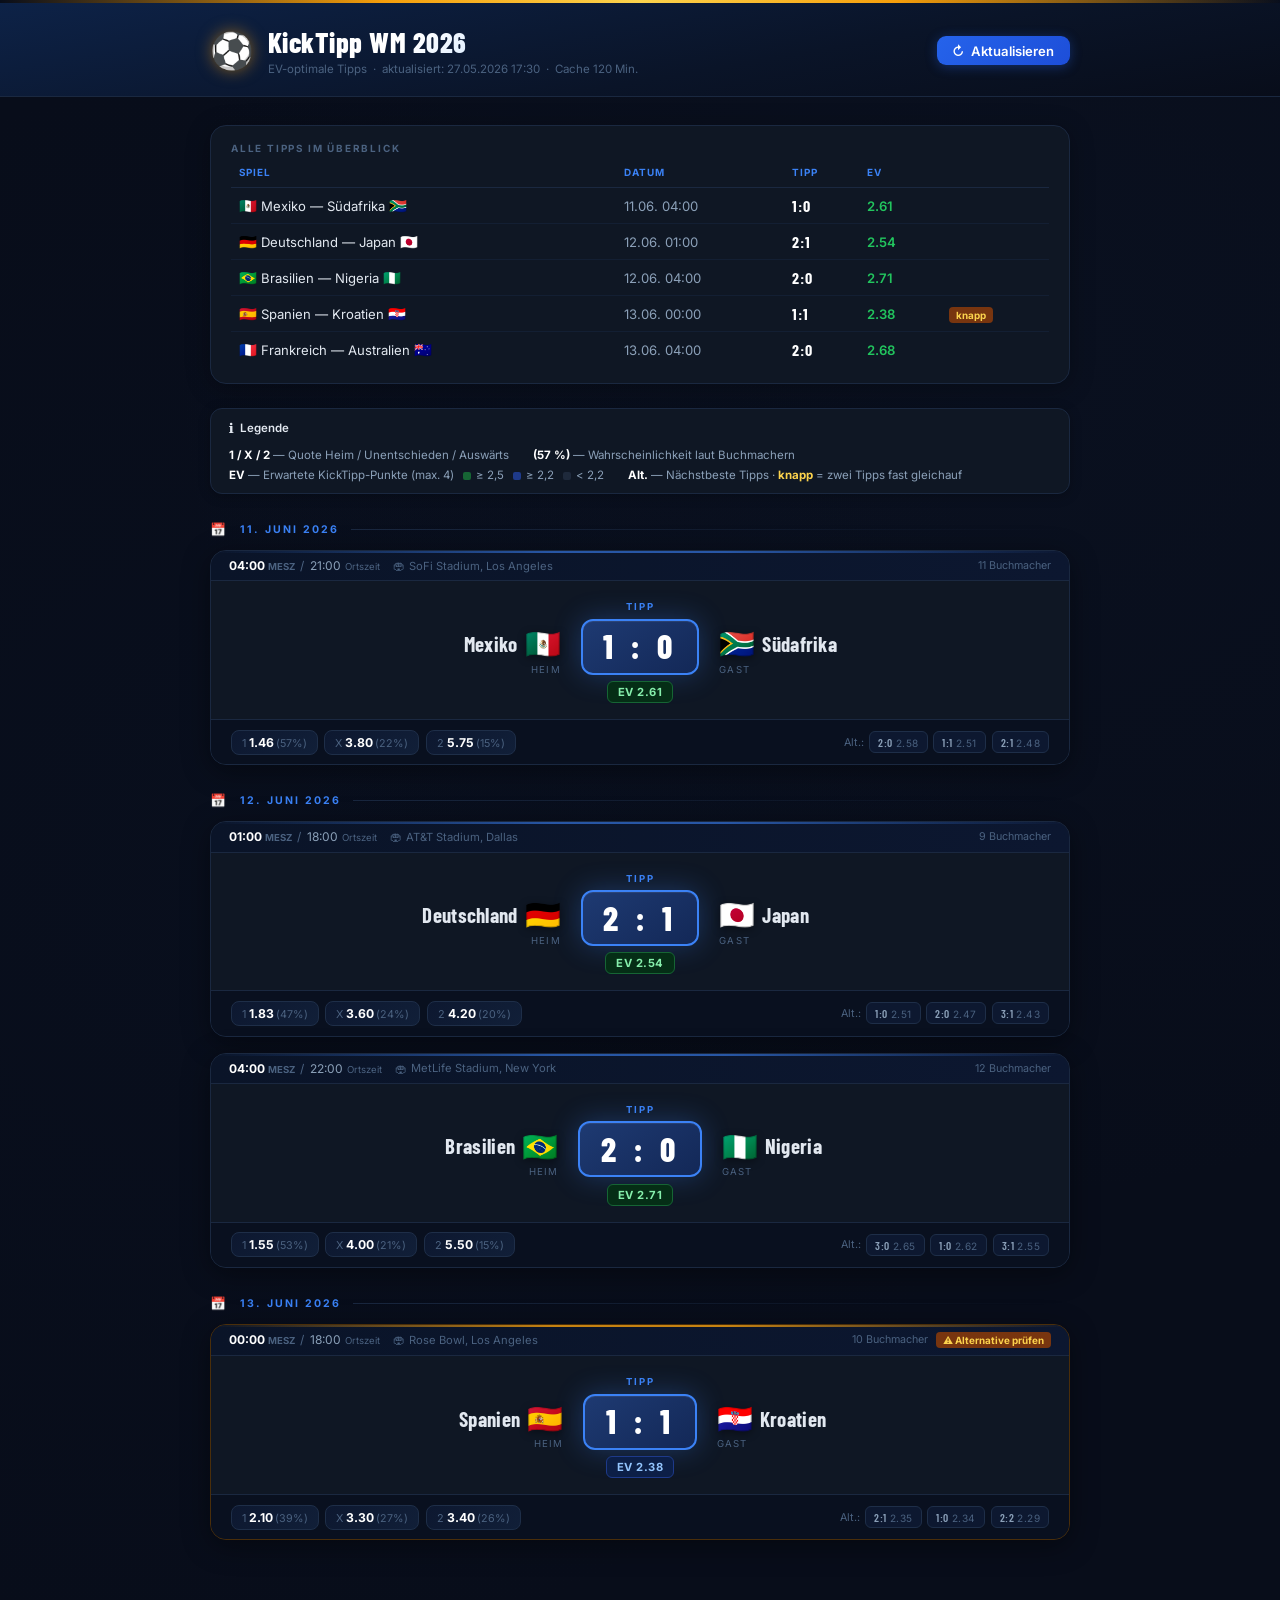
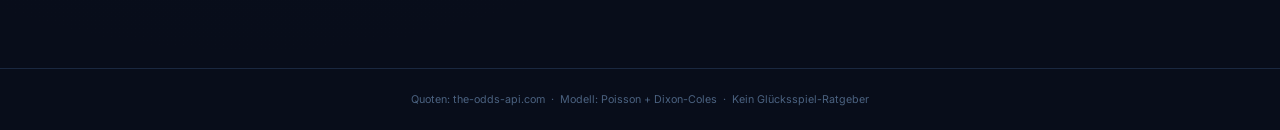
<file: preview_demo.html>
<!DOCTYPE html>
<html lang="de">
<head>
  <meta charset="UTF-8">
  <meta name="viewport" content="width=device-width, initial-scale=1">
  <title>KickTipp WM 2026 — Vorschau</title>
  <link rel="preconnect" href="https://fonts.googleapis.com">
  <link rel="preconnect" href="https://fonts.gstatic.com" crossorigin>
  <link href="https://fonts.googleapis.com/css2?family=Barlow+Condensed:wght@400;600;700;800&family=Inter:wght@400;500;600&display=swap" rel="stylesheet">
  <style>
    :root {
      --bg:       #080d1a;
      --bg-card:  #0f1724;
      --bg-inner: #090e1c;
      --border:   #1a2840;
      --blue:     #3b82f6;
      --blue-dim: #172554;
      --gold:     #f59e0b;
      --green:    #22c55e;
      --text:     #e2e8f0;
      --muted:    #4b6280;
      --muted2:   #8ba0b8;
      --ff-d: 'Barlow Condensed', sans-serif;
      --ff-b: 'Inter', system-ui, sans-serif;
    }
    *, *::before, *::after { box-sizing: border-box; margin: 0; padding: 0; }

    body {
      background: var(--bg);
      color: var(--text);
      font-family: var(--ff-b);
      /* Subtiles Hintergrundraster */
      background-image: radial-gradient(circle at 20% 50%, #0e1e3a18 0%, transparent 60%),
                        radial-gradient(circle at 80% 20%, #1a2e5218 0%, transparent 50%);
    }

    /* Goldene WM-Akzentlinie ganz oben */
    body::before {
      content: '';
      display: block;
      height: 3px;
      background: linear-gradient(90deg, transparent 0%, var(--gold) 30%, #fcd34d 50%, var(--gold) 70%, transparent 100%);
    }

    /* ── HEADER ──────────────────────────────── */
    .header {
      background: linear-gradient(170deg, #0d2247 0%, #0a1428 60%, var(--bg) 100%);
      border-bottom: 1px solid var(--border);
      padding: 1.4rem 0 1.2rem;
    }
    .header-inner {
      max-width: 900px; margin: 0 auto; padding: 0 1.25rem;
      display: flex; align-items: center; justify-content: space-between; gap: 1rem; flex-wrap: wrap;
    }
    .header-logo { display: flex; align-items: center; gap: .85rem; }
    .header-ball { font-size: 2.2rem; filter: drop-shadow(0 0 8px #f59e0b80); }
    .header-title {
      font-family: var(--ff-d); font-weight: 800; font-size: 1.75rem; letter-spacing: .5px;
      background: linear-gradient(135deg, #fff 40%, #93c5fd 100%);
      -webkit-background-clip: text; -webkit-text-fill-color: transparent; background-clip: text;
    }
    .header-sub { font-size: .72rem; color: var(--muted); margin-top: 3px; }
    .btn-refresh {
      background: linear-gradient(135deg, #2563eb 0%, #1d4ed8 100%);
      color: #fff; border-radius: 9px; padding: .5em 1.2em;
      font-size: .82rem; font-weight: 600; text-decoration: none;
      box-shadow: 0 2px 12px rgba(37, 99, 235, 0.35);
      transition: box-shadow .2s, transform .15s;
    }
    .btn-refresh:hover { box-shadow: 0 4px 20px rgba(37,99,235,.5); transform: translateY(-1px); color: #fff; }

    /* ── LAYOUT ──────────────────────────────── */
    .main { max-width: 900px; margin: 0 auto; padding: 1.75rem 1.25rem 5rem; }

    /* ── SUMMARY ─────────────────────────────── */
    .summary {
      background: var(--bg-card);
      border: 1px solid var(--border);
      border-radius: 16px;
      padding: 1rem 1.25rem;
      margin-bottom: 1.5rem;
      box-shadow: 0 4px 24px rgba(0,0,0,.3);
    }
    .summary-label { font-size: .62rem; font-weight: 700; color: var(--muted); text-transform: uppercase; letter-spacing: 1.8px; margin-bottom: .8rem; }
    .summary table { width: 100%; border-collapse: collapse; font-size: .82rem; }
    .summary th { font-size: .62rem; font-weight: 700; text-transform: uppercase; letter-spacing: 1px; color: var(--blue); padding: 0 .5rem .55rem; text-align: left; border-bottom: 1px solid var(--border); }
    .summary td { padding: .5rem .5rem; border-bottom: 1px solid #131f33; vertical-align: middle; }
    .summary tbody tr:hover td { background: rgba(59,130,246,.04); }
    .summary tr:last-child td { border-bottom: none; }
    .s-flag { font-size: .9rem; margin-right: 4px; }
    .s-tip { font-family: var(--ff-d); font-weight: 700; font-size: 1rem; letter-spacing: 1px; color: #fff; }
    .s-ev { color: var(--green); font-weight: 600; }
    .s-date { color: var(--muted2); white-space: nowrap; }
    .close-badge { background: #78350f; color: #fcd34d; font-size: .62rem; font-weight: 700; border-radius: 4px; padding: 2px 7px; }

    /* ── LEGENDE ─────────────────────────────── */
    .legend {
      background: var(--bg-card);
      border: 1px solid var(--border);
      border-radius: 12px;
      padding: .7rem 1.1rem;
      margin-bottom: 1.75rem;
      box-shadow: 0 2px 12px rgba(0,0,0,.25);
    }
    .legend summary {
      font-size: .72rem; font-weight: 600; color: var(--muted2);
      cursor: pointer; list-style: none; display: flex; align-items: center; gap: .4rem;
    }
    .legend summary::-webkit-details-marker { display: none; }
    .legend summary::before { content: 'ℹ️'; font-size: .85rem; }
    .legend[open] summary { color: var(--text); margin-bottom: .7rem; }
    .legend-row {
      display: flex; flex-wrap: wrap; gap: .4rem 1.5rem;
    }
    .legend-item { font-size: .72rem; color: var(--muted2); white-space: nowrap; }
    .legend-item strong { color: #fff; }
    .ev-dot { display: inline-block; width: 8px; height: 8px; border-radius: 2px; margin-right: 2px; vertical-align: middle; }

    /* ── DATE HEADER ─────────────────────────── */
    .date-header {
      font-size: .66rem; font-weight: 700; color: var(--blue); text-transform: uppercase;
      letter-spacing: 2px; margin: 1.75rem 0 .8rem;
      display: flex; align-items: center; gap: .75rem;
    }
    .date-header::before { content: '📅'; font-size: .8rem; }
    .date-header::after { content: ''; flex: 1; height: 1px; background: linear-gradient(90deg, var(--border) 0%, transparent 100%); }

    /* ── MATCH CARD ──────────────────────────── */
    .match-card {
      background: var(--bg-card);
      border: 1px solid var(--border);
      border-radius: 16px;
      margin-bottom: 1rem;
      overflow: hidden;
      box-shadow: 0 6px 28px rgba(0,0,0,.4);
      transition: box-shadow .25s, transform .2s, border-color .2s;
      position: relative;
    }
    .match-card::before {
      content: '';
      position: absolute; top: 0; left: 0; right: 0; height: 2px;
      background: linear-gradient(90deg, transparent 0%, var(--blue) 40%, var(--blue) 60%, transparent 100%);
      opacity: .6;
    }
    .match-card:hover { box-shadow: 0 10px 40px rgba(0,0,0,.5); transform: translateY(-2px); border-color: #2a3f60; }
    .match-card.close-call::before { background: linear-gradient(90deg, transparent 0%, var(--gold) 40%, var(--gold) 60%, transparent 100%); opacity: .8; }
    .match-card.close-call { border-color: #4a2e0a; }

    /* ── TOPBAR ──────────────────────────────── */
    .card-topbar {
      background: linear-gradient(90deg, #0a1428 0%, #0c1730 100%);
      border-bottom: 1px solid var(--border);
      padding: .45rem 1.1rem;
      display: flex; align-items: center; justify-content: space-between; gap: .75rem; flex-wrap: wrap;
    }
    .topbar-left { display: flex; align-items: center; gap: .8rem; }
    .card-time { font-size: .75rem; color: var(--muted2); display: flex; align-items: center; gap: .35rem; flex-wrap: wrap; }
    .time-de { color: #fff; font-weight: 700; }
    .time-sep { color: var(--muted); }
    .time-local { color: var(--muted2); }
    .time-label { font-size: .6rem; color: var(--muted); margin-left: 1px; }
    .card-stadium { font-size: .7rem; color: var(--muted); display: flex; align-items: center; gap: .25rem; }
    .card-stadium::before { content: '🏟'; font-size: .75rem; }
    .topbar-right { display: flex; align-items: center; gap: .5rem; }
    .bm-count { font-size: .67rem; color: var(--muted); }

    /* ── SCOREBOARD ──────────────────────────── */
    .scoreboard {
      display: grid; grid-template-columns: 1fr auto 1fr;
      align-items: center; gap: 1.25rem;
      padding: 1.25rem 1.25rem 1rem;
    }
    .team { display: flex; flex-direction: column; gap: .3rem; }
    .team.home { align-items: flex-end; text-align: right; }
    .team.away { align-items: flex-start; text-align: left; }
    .team-nameline { display: flex; align-items: center; gap: .45rem; }
    .team.home .team-nameline { flex-direction: row-reverse; }
    .team-flag { font-size: 1.8rem; line-height: 1; filter: drop-shadow(0 2px 4px rgba(0,0,0,.4)); }
    .team-name { font-family: var(--ff-d); font-weight: 700; font-size: 1.3rem; letter-spacing: .3px; line-height: 1.1; }
    .team-role { font-size: .6rem; color: var(--muted); text-transform: uppercase; letter-spacing: 1.2px; }

    /* ── TIP CENTER ──────────────────────────── */
    .tip-center { display: flex; flex-direction: column; align-items: center; gap: .4rem; }
    .tip-label { font-size: .6rem; font-weight: 700; letter-spacing: 2px; text-transform: uppercase; color: var(--blue); }
    .tip-score {
      font-family: var(--ff-d); font-weight: 800; font-size: 2.1rem;
      letter-spacing: 5px; color: #fff;
      background: linear-gradient(145deg, #1e3a72 0%, #132857 100%);
      border: 2px solid #3b82f6;
      border-radius: 12px; padding: .2em .6em; line-height: 1.15;
      box-shadow: 0 0 28px rgba(59,130,246,.3), inset 0 1px 0 rgba(255,255,255,.07);
    }
    .ev-badge { font-size: .7rem; font-weight: 700; border-radius: 6px; padding: 3px 10px; letter-spacing: .5px; }
    .ev-high { background: #052e16; color: #86efac; border: 1px solid #166534; }
    .ev-mid  { background: #0c1f47; color: #93c5fd; border: 1px solid #1e3a8a; }
    .ev-low  { background: #141414; color: #64748b;  border: 1px solid #1e293b; }

    /* ── CARD FOOTER ─────────────────────────── */
    .card-footer {
      border-top: 1px solid var(--border);
      background: #09101f;
      padding: .6rem 1.25rem;
      display: flex; align-items: center; justify-content: space-between; flex-wrap: wrap; gap: .5rem;
    }
    .odds-row { display: flex; gap: .4rem; flex-wrap: wrap; align-items: center; }
    .odds-pill {
      background: linear-gradient(135deg, #0d1830 0%, #111f38 100%);
      border: 1px solid #1e2e48;
      border-radius: 8px; padding: 4px 10px; font-size: .76rem; white-space: nowrap;
      transition: border-color .15s;
    }
    .odds-pill:hover { border-color: #3b82f660; }
    .odds-pill .lbl { color: var(--muted); margin-right: 3px; font-size: .68rem; }
    .odds-pill .val { font-weight: 700; color: #fff; }
    .odds-pill .pct { color: var(--muted); font-size: .67rem; margin-left: 2px; }
    .alts { display: flex; align-items: center; gap: .35rem; flex-wrap: wrap; }
    .alts-label { font-size: .67rem; color: var(--muted); }
    .alt-chip {
      background: #0d1830; border: 1px solid #1e2e48;
      border-radius: 6px; padding: 3px 8px;
      font-size: .72rem; color: var(--muted2);
      font-family: var(--ff-d); font-weight: 600; letter-spacing: .5px;
    }
    .alt-ev { color: var(--muted); font-size: .63rem; margin-left: 3px; font-family: var(--ff-b); font-weight: 400; }

    /* ── FOOTER ──────────────────────────────── */
    .page-footer {
      text-align: center; font-size: .67rem; color: var(--muted);
      padding: 1.5rem 0; border-top: 1px solid var(--border); margin-top: 2rem;
    }

    /* ── RESPONSIVE ──────────────────────────── */
    @media (max-width: 520px) {
      .team-name { font-size: 1rem; }
      .tip-score { font-size: 1.6rem; letter-spacing: 3px; }
      .scoreboard { gap: .5rem; padding: .9rem .9rem .75rem; }
      .team-flag { font-size: 1.3rem; }
    }
  </style>
</head>
<body>

<header class="header">
  <div class="header-inner">
    <div class="header-logo">
      <div class="header-ball">&#9917;</div>
      <div>
        <div class="header-title">KickTipp WM 2026</div>
        <div class="header-sub">EV-optimale Tipps &nbsp;&middot;&nbsp; aktualisiert: 27.05.2026 17:30 &nbsp;&middot;&nbsp; Cache 120 Min.</div>
      </div>
    </div>
    <a href="#" class="btn-refresh">&#8635;&nbsp; Aktualisieren</a>
  </div>
</header>

<main class="main">

  <!-- Summary -->
  <div class="summary">
    <div class="summary-label">Alle Tipps im &Uuml;berblick</div>
    <table>
      <thead>
        <tr><th>Spiel</th><th>Datum</th><th>Tipp</th><th>EV</th><th></th></tr>
      </thead>
      <tbody>
        <tr><td><span class="s-flag">🇲🇽</span>Mexiko &mdash; S&uuml;dafrika<span class="s-flag" style="margin-left:4px">🇿🇦</span></td><td class="s-date">11.06. 04:00</td><td class="s-tip">1:0</td><td class="s-ev">2.61</td><td></td></tr>
        <tr><td><span class="s-flag">🇩🇪</span>Deutschland &mdash; Japan<span class="s-flag" style="margin-left:4px">🇯🇵</span></td><td class="s-date">12.06. 01:00</td><td class="s-tip">2:1</td><td class="s-ev">2.54</td><td></td></tr>
        <tr><td><span class="s-flag">🇧🇷</span>Brasilien &mdash; Nigeria<span class="s-flag" style="margin-left:4px">🇳🇬</span></td><td class="s-date">12.06. 04:00</td><td class="s-tip">2:0</td><td class="s-ev">2.71</td><td></td></tr>
        <tr><td><span class="s-flag">🇪🇸</span>Spanien &mdash; Kroatien<span class="s-flag" style="margin-left:4px">🇭🇷</span></td><td class="s-date">13.06. 00:00</td><td class="s-tip">1:1</td><td class="s-ev">2.38</td><td><span class="close-badge">knapp</span></td></tr>
        <tr><td><span class="s-flag">🇫🇷</span>Frankreich &mdash; Australien<span class="s-flag" style="margin-left:4px">🇦🇺</span></td><td class="s-date">13.06. 04:00</td><td class="s-tip">2:0</td><td class="s-ev">2.68</td><td></td></tr>
      </tbody>
    </table>
  </div>

  <!-- Legende -->
  <details class="legend" open>
    <summary>Legende</summary>
    <div class="legend-row">
      <div class="legend-item"><strong>1 / X / 2</strong> &mdash; Quote Heim&nbsp;/ Unentschieden&nbsp;/ Ausw&auml;rts</div>
      <div class="legend-item"><strong>(57&nbsp;%)</strong> &mdash; Wahrscheinlichkeit laut Buchmachern</div>
      <div class="legend-item">
        <strong>EV</strong> &mdash; Erwartete KickTipp-Punkte (max.&nbsp;4) &nbsp;
        <span class="ev-dot" style="background:#166534"></span>&nbsp;&ge;&nbsp;2,5 &nbsp;
        <span class="ev-dot" style="background:#1e3a8a"></span>&nbsp;&ge;&nbsp;2,2 &nbsp;
        <span class="ev-dot" style="background:#1e293b"></span>&nbsp;&lt;&nbsp;2,2
      </div>
      <div class="legend-item"><strong>Alt.</strong> &mdash; N&auml;chstbeste Tipps &middot; <strong style="color:#fcd34d">knapp</strong> = zwei Tipps fast gleichauf</div>
    </div>
  </details>

  <!-- 11. Juni -->
  <div class="date-header">11. Juni 2026</div>

  <div class="match-card">
    <div class="card-topbar">
      <div class="topbar-left">
        <span class="card-time">
          <span class="time-de">04:00<span class="time-label"> MESZ</span></span>
          <span class="time-sep">/</span>
          <span class="time-local">21:00<span class="time-label"> Ortszeit</span></span>
        </span>
        <span class="card-stadium">SoFi Stadium, Los Angeles</span>
      </div>
      <div class="topbar-right"><span class="bm-count">11 Buchmacher</span></div>
    </div>
    <div class="scoreboard">
      <div class="team home">
        <div class="team-nameline"><span class="team-flag">🇲🇽</span><span class="team-name">Mexiko</span></div>
        <span class="team-role">Heim</span>
      </div>
      <div class="tip-center">
        <div class="tip-label">Tipp</div>
        <div class="tip-score">1 : 0</div>
        <span class="ev-badge ev-high">EV 2.61</span>
      </div>
      <div class="team away">
        <div class="team-nameline"><span class="team-flag">🇿🇦</span><span class="team-name">S&uuml;dafrika</span></div>
        <span class="team-role">Gast</span>
      </div>
    </div>
    <div class="card-footer">
      <div class="odds-row">
        <div class="odds-pill"><span class="lbl">1</span><span class="val">1.46</span><span class="pct">(57%)</span></div>
        <div class="odds-pill"><span class="lbl">X</span><span class="val">3.80</span><span class="pct">(22%)</span></div>
        <div class="odds-pill"><span class="lbl">2</span><span class="val">5.75</span><span class="pct">(15%)</span></div>
      </div>
      <div class="alts">
        <span class="alts-label">Alt.:</span>
        <span class="alt-chip">2:0<span class="alt-ev">2.58</span></span>
        <span class="alt-chip">1:1<span class="alt-ev">2.51</span></span>
        <span class="alt-chip">2:1<span class="alt-ev">2.48</span></span>
      </div>
    </div>
  </div>

  <!-- 12. Juni -->
  <div class="date-header">12. Juni 2026</div>

  <div class="match-card">
    <div class="card-topbar">
      <div class="topbar-left">
        <span class="card-time">
          <span class="time-de">01:00<span class="time-label"> MESZ</span></span>
          <span class="time-sep">/</span>
          <span class="time-local">18:00<span class="time-label"> Ortszeit</span></span>
        </span>
        <span class="card-stadium">AT&amp;T Stadium, Dallas</span>
      </div>
      <div class="topbar-right"><span class="bm-count">9 Buchmacher</span></div>
    </div>
    <div class="scoreboard">
      <div class="team home">
        <div class="team-nameline"><span class="team-flag">🇩🇪</span><span class="team-name">Deutschland</span></div>
        <span class="team-role">Heim</span>
      </div>
      <div class="tip-center">
        <div class="tip-label">Tipp</div>
        <div class="tip-score">2 : 1</div>
        <span class="ev-badge ev-high">EV 2.54</span>
      </div>
      <div class="team away">
        <div class="team-nameline"><span class="team-flag">🇯🇵</span><span class="team-name">Japan</span></div>
        <span class="team-role">Gast</span>
      </div>
    </div>
    <div class="card-footer">
      <div class="odds-row">
        <div class="odds-pill"><span class="lbl">1</span><span class="val">1.83</span><span class="pct">(47%)</span></div>
        <div class="odds-pill"><span class="lbl">X</span><span class="val">3.60</span><span class="pct">(24%)</span></div>
        <div class="odds-pill"><span class="lbl">2</span><span class="val">4.20</span><span class="pct">(20%)</span></div>
      </div>
      <div class="alts">
        <span class="alts-label">Alt.:</span>
        <span class="alt-chip">1:0<span class="alt-ev">2.51</span></span>
        <span class="alt-chip">2:0<span class="alt-ev">2.47</span></span>
        <span class="alt-chip">3:1<span class="alt-ev">2.43</span></span>
      </div>
    </div>
  </div>

  <div class="match-card">
    <div class="card-topbar">
      <div class="topbar-left">
        <span class="card-time">
          <span class="time-de">04:00<span class="time-label"> MESZ</span></span>
          <span class="time-sep">/</span>
          <span class="time-local">22:00<span class="time-label"> Ortszeit</span></span>
        </span>
        <span class="card-stadium">MetLife Stadium, New York</span>
      </div>
      <div class="topbar-right"><span class="bm-count">12 Buchmacher</span></div>
    </div>
    <div class="scoreboard">
      <div class="team home">
        <div class="team-nameline"><span class="team-flag">🇧🇷</span><span class="team-name">Brasilien</span></div>
        <span class="team-role">Heim</span>
      </div>
      <div class="tip-center">
        <div class="tip-label">Tipp</div>
        <div class="tip-score">2 : 0</div>
        <span class="ev-badge ev-high">EV 2.71</span>
      </div>
      <div class="team away">
        <div class="team-nameline"><span class="team-flag">🇳🇬</span><span class="team-name">Nigeria</span></div>
        <span class="team-role">Gast</span>
      </div>
    </div>
    <div class="card-footer">
      <div class="odds-row">
        <div class="odds-pill"><span class="lbl">1</span><span class="val">1.55</span><span class="pct">(53%)</span></div>
        <div class="odds-pill"><span class="lbl">X</span><span class="val">4.00</span><span class="pct">(21%)</span></div>
        <div class="odds-pill"><span class="lbl">2</span><span class="val">5.50</span><span class="pct">(15%)</span></div>
      </div>
      <div class="alts">
        <span class="alts-label">Alt.:</span>
        <span class="alt-chip">3:0<span class="alt-ev">2.65</span></span>
        <span class="alt-chip">1:0<span class="alt-ev">2.62</span></span>
        <span class="alt-chip">3:1<span class="alt-ev">2.55</span></span>
      </div>
    </div>
  </div>

  <!-- 13. Juni -->
  <div class="date-header">13. Juni 2026</div>

  <div class="match-card close-call">
    <div class="card-topbar">
      <div class="topbar-left">
        <span class="card-time">
          <span class="time-de">00:00<span class="time-label"> MESZ</span></span>
          <span class="time-sep">/</span>
          <span class="time-local">18:00<span class="time-label"> Ortszeit</span></span>
        </span>
        <span class="card-stadium">Rose Bowl, Los Angeles</span>
      </div>
      <div class="topbar-right">
        <span class="bm-count">10 Buchmacher</span>
        <span class="close-badge">&#9888; Alternative pr&uuml;fen</span>
      </div>
    </div>
    <div class="scoreboard">
      <div class="team home">
        <div class="team-nameline"><span class="team-flag">🇪🇸</span><span class="team-name">Spanien</span></div>
        <span class="team-role">Heim</span>
      </div>
      <div class="tip-center">
        <div class="tip-label">Tipp</div>
        <div class="tip-score">1 : 1</div>
        <span class="ev-badge ev-mid">EV 2.38</span>
      </div>
      <div class="team away">
        <div class="team-nameline"><span class="team-flag">🇭🇷</span><span class="team-name">Kroatien</span></div>
        <span class="team-role">Gast</span>
      </div>
    </div>
    <div class="card-footer">
      <div class="odds-row">
        <div class="odds-pill"><span class="lbl">1</span><span class="val">2.10</span><span class="pct">(39%)</span></div>
        <div class="odds-pill"><span class="lbl">X</span><span class="val">3.30</span><span class="pct">(27%)</span></div>
        <div class="odds-pill"><span class="lbl">2</span><span class="val">3.40</span><span class="pct">(26%)</span></div>
      </div>
      <div class="alts">
        <span class="alts-label">Alt.:</span>
        <span class="alt-chip">2:1<span class="alt-ev">2.35</span></span>
        <span class="alt-chip">1:0<span class="alt-ev">2.34</span></span>
        <span class="alt-chip">2:2<span class="alt-ev">2.29</span></span>
      </div>
    </div>
  </div>

</main>

<footer class="page-footer">
  Quoten: the-odds-api.com &nbsp;&middot;&nbsp; Modell: Poisson + Dixon-Coles &nbsp;&middot;&nbsp; Kein Gl&uuml;cksspiel-Ratgeber
</footer>
</body>
</html>
</file>
